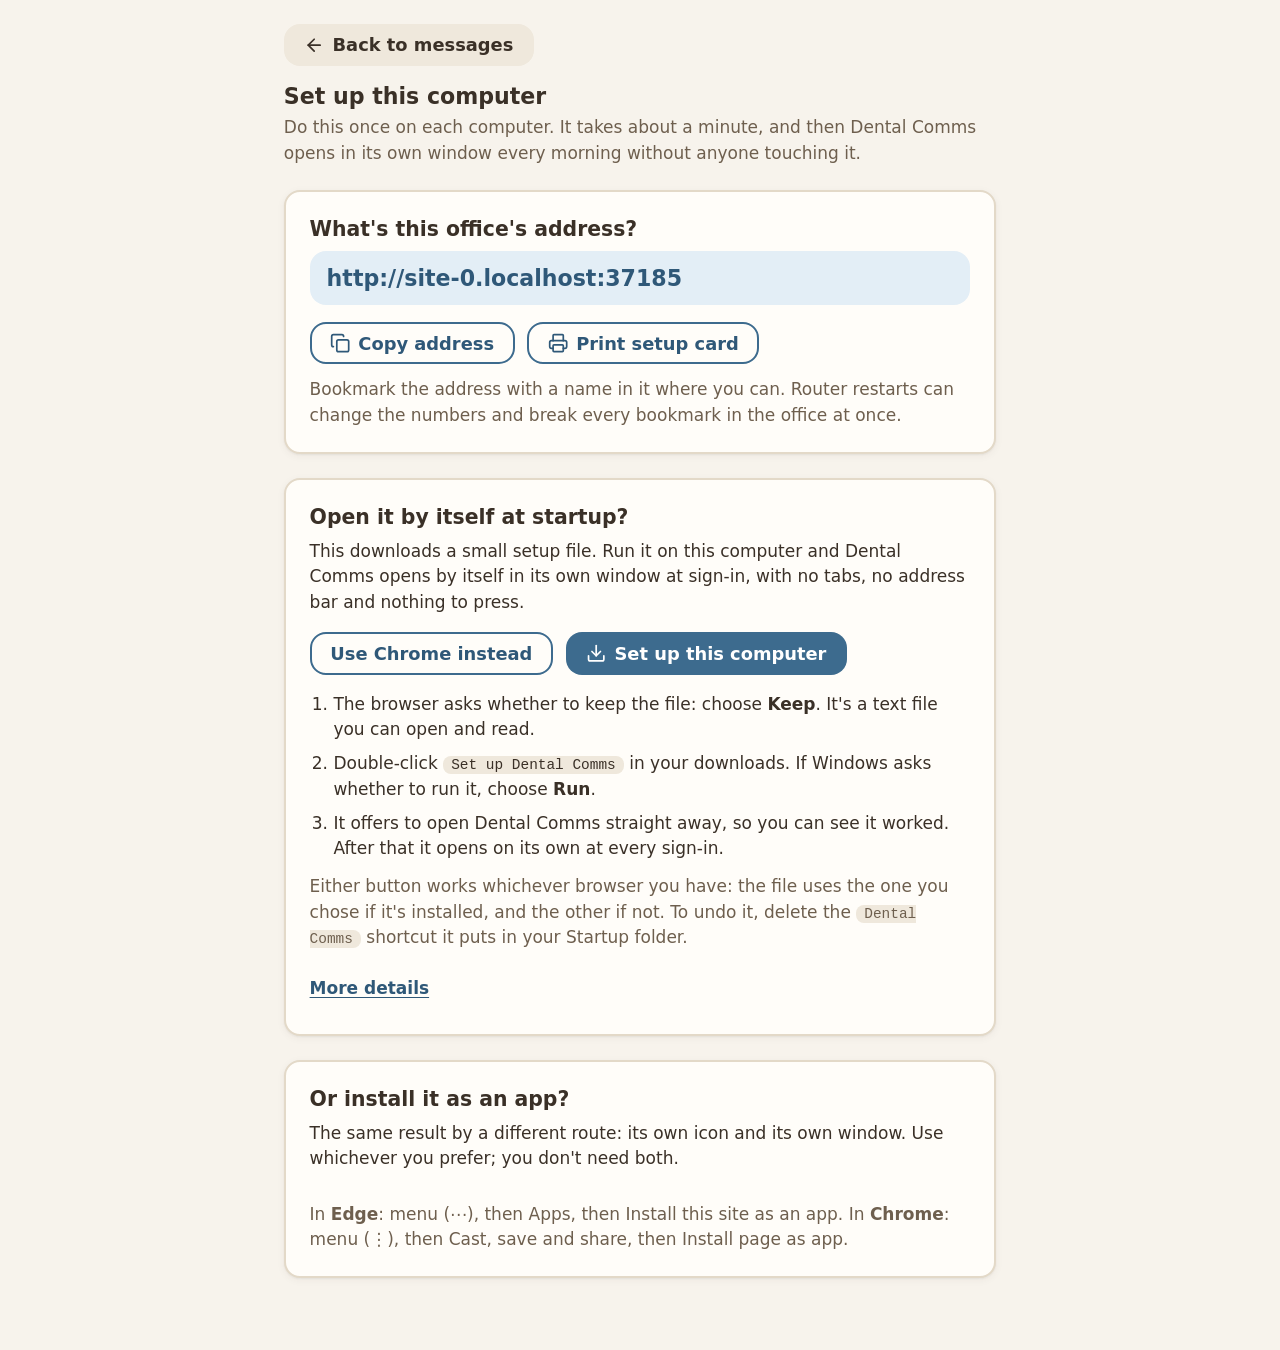
<file: public/setup.html>
<!DOCTYPE html>
<html lang="en">
<head>
<meta charset="utf-8">
<meta name="viewport" content="width=device-width, initial-scale=1">
<title>Set up this computer — Dental Comms</title>
<meta name="theme-color" content="#fffdf9">
<link rel="stylesheet" href="sme/tokens.css">
<link rel="stylesheet" href="sme/components.css">
<link rel="stylesheet" href="style.css">
<link rel="icon" type="image/png" sizes="192x192" href="icon-192.png">
<style>
  #main { max-width: 760px; padding-bottom: var(--space-7); }
  .back { margin-bottom: var(--space-4); }
  h1 + .lede { margin-bottom: var(--space-5); }
  .card {
    background: var(--surface-raised); border: 2px solid var(--line);
    border-radius: var(--radius-md); box-shadow: var(--shadow-soft);
    padding: var(--space-5); margin-bottom: var(--space-5);
  }
  .card h2 { font: 700 1.2rem/1.3 var(--font-sans); margin-bottom: var(--space-2); }
  .card p + p { margin-top: var(--space-2); }
  .addr {
    padding: var(--space-3) var(--space-4); border-radius: var(--radius-md);
    background: var(--sky-100); color: var(--primary-ink);
    font: 700 1.3rem/1.3 var(--font-sans); overflow-wrap: anywhere;
  }
  .actions { display: flex; flex-wrap: wrap; gap: var(--space-3); margin-top: var(--space-4); }
  .card .hint { margin-top: var(--space-3); }
  ol { margin: var(--space-4) 0 0; padding-left: var(--space-5); }
  ol li { margin-bottom: var(--space-2); }
  code {
    background: var(--surface-sunken); border-radius: var(--radius-sm); padding: 1px 8px;
    font: .85rem/1.4 Consolas, ui-monospace, monospace;
  }
  .card .sme-banner { margin-top: var(--space-4); }
  details { margin-top: var(--space-4); }
  summary {
    display: inline-flex; align-items: center; min-height: var(--target-min);
    color: var(--primary-ink); font-weight: 600; cursor: pointer;
    text-decoration: underline; text-underline-offset: 3px;
  }
  details p { color: var(--ink-muted); }
  .done {
    display: flex; gap: var(--space-3); align-items: flex-start;
    margin-top: var(--space-4); padding: var(--space-3) var(--space-4);
    background: var(--success-tint); border-radius: var(--radius-md);
  }
  .done .dc-icon { color: var(--success); margin-top: 2px; }
</style>
</head>
<body>
<main id="main">

  <a class="sme-btn sme-btn--quiet back" href="/"><span data-icon="back"></span>Back to messages</a>
  <h1 class="title">Set up this computer</h1>
  <p class="lede">Do this once on each computer. It takes about a minute, and then Dental
    Comms opens in its own window every morning without anyone touching it.</p>

  <section class="card">
    <h2>What's this office's address?</h2>
    <div class="addr" id="addr">…</div>
    <div class="actions">
      <button class="sme-btn sme-btn--secondary" id="copy"><span data-icon="copy"></span><span id="copy-text">Copy address</span></button>
      <a class="sme-btn sme-btn--secondary" href="/card"><span data-icon="printer"></span>Print setup card</a>
    </div>
    <p class="hint">Bookmark the address with a name in it where you can. Router restarts
      can change the numbers and break every bookmark in the office at once.</p>
  </section>

  <section class="card">
    <h2>Open it by itself at startup?</h2>
    <p>This downloads a small setup file. Run it on this computer and Dental Comms opens by
      itself in its own window at sign-in, with no tabs, no address bar and nothing to press.</p>
    <div class="actions">
      <a class="sme-btn sme-btn--secondary" id="dl-chrome" href="/setup/shortcut?chrome">Use Chrome instead</a>
      <a class="sme-btn sme-btn--primary" id="dl-edge" href="/setup/shortcut"><span data-icon="download"></span>Set up this computer</a>
    </div>
    <div id="dlerror" class="sme-banner sme-banner--danger" role="alert" hidden>
      <span data-icon="problem"></span><span id="dlerror-text"></span>
    </div>
    <ol>
      <li>The browser asks whether to keep the file: choose <strong>Keep</strong>. It's a
        text file you can open and read.</li>
      <li>Double-click <code>Set up Dental Comms</code> in your downloads. If Windows asks
        whether to run it, choose <strong>Run</strong>.</li>
      <li>It offers to open Dental Comms straight away, so you can see it worked. After that
        it opens on its own at every sign-in.</li>
    </ol>
    <p class="hint">Either button works whichever browser you have: the file uses the one you
      chose if it's installed, and the other if not. To undo it, delete the
      <code>Dental Comms</code> shortcut it puts in your Startup folder.</p>
    <details>
      <summary>More details</summary>
      <p>Why a setup file rather than the shortcut itself: browsers refuse to save Windows
        shortcuts and rename them to <code>.download</code>, so the shortcut has to be made on
        this computer. And why not the <strong>Pop out</strong> button: browsers only open a
        window when a person clicks something, so that button can never work by itself at
        startup. The shortcut asks the browser directly, so nobody has to press anything.</p>
    </details>
  </section>

  <section class="card" id="install-card">
    <h2>Or install it as an app?</h2>
    <p>The same result by a different route: its own icon and its own window. Use whichever
      you prefer; you don't need both.</p>
    <div class="actions">
      <button class="sme-btn sme-btn--secondary" id="install" hidden><span data-icon="download"></span>Install Dental Comms</button>
    </div>
    <p id="install-manual" class="hint">In <strong>Edge</strong>: menu (⋯), then Apps, then
      Install this site as an app. In <strong>Chrome</strong>: menu (⋮), then Cast, save and
      share, then Install page as app.</p>
    <div id="installed" class="done" hidden>
      <span data-icon="check"></span>
      <span>Dental Comms is installed on this computer. Its icon opens it in its own window.
        Put a copy of that icon in the <code>shell:startup</code> folder and it opens at
        sign-in too.</span>
    </div>
  </section>

</main>

<script src="icons.js"></script>
<script>
  const addr = location.origin;
  document.getElementById('addr').textContent = addr;

  document.getElementById('copy').onclick = async () => {
    const label = document.getElementById('copy-text');
    try {
      await navigator.clipboard.writeText(addr);
      label.textContent = 'Copied ✓';
      setTimeout(() => (label.textContent = 'Copy address'), 1800);
    } catch { label.textContent = 'Select the address above and copy it'; }
  };

  // Ask for the setup file once before letting the download start, so that a
  // server which has gone away says so here rather than handing over a file
  // that turns out to be an error page. Which browser is installed is the
  // script's question to answer, on the computer it runs on, not this one's.
  for (const id of ['dl-edge', 'dl-chrome']) {
    document.getElementById(id).addEventListener('click', async (ev) => {
      const url = ev.currentTarget.getAttribute('href');
      const res = await fetch(url).catch(() => null);
      if (res && res.ok) return;   // let the normal download proceed
      ev.preventDefault();
      document.getElementById('dlerror-text').textContent = res
        ? await res.text()
        : 'The setup file couldn\'t be made: the main Dental Comms computer didn\'t answer.';
      document.getElementById('dlerror').hidden = false;
    });
  }

  // Chrome and Edge fire this when the app is installable. Having a real
  // button is far better than asking anyone to find a menu item.
  let deferred = null;
  window.addEventListener('beforeinstallprompt', (e) => {
    e.preventDefault();
    deferred = e;
    document.getElementById('install').hidden = false;
    document.getElementById('install-manual').hidden = true;
  });
  document.getElementById('install').onclick = async () => {
    if (!deferred) return;
    deferred.prompt();
    await deferred.userChoice;
    deferred = null;
    document.getElementById('install').hidden = true;
  };
  window.addEventListener('appinstalled', () => {
    document.getElementById('installed').hidden = false;
    document.getElementById('install').hidden = true;
    document.getElementById('install-manual').hidden = true;
  });
  if (matchMedia('(display-mode: standalone)').matches) {
    document.getElementById('installed').hidden = false;
    document.getElementById('install-manual').hidden = true;
  }

  if ('serviceWorker' in navigator) navigator.serviceWorker.register('/sw.js');
</script>
</body>
</html>
</file>
<file: public/sme/tokens.css>
/* SMEdevelop design tokens for Dental Comms.
   Copied from the SMEdevelop design system's tokens.json (version 2).
   Change the design system first, then copy the values here. */
:root {
  --surface: #f7f3ec;
  --surface-raised: #fffdf9;
  --surface-sunken: #efe8dc;
  --surface-hover: #e6dccb;
  --line: #e3d9c8;
  --line-strong: #9a8a74;
  --ink: #3a3027;
  --ink-muted: #6e5f4e;
  --sky-100: #e3eef6;
  --sky-300: #b9d3e6;
  --sand-100: #f1e6d8;
  --sand-300: #dcc6a8;
  --clay: #a0704a;
  --clay-ink: #7a5235;
  --primary: #3d6b8e;
  --primary-hover: #335c7b;
  --on-primary: #ffffff;
  --primary-tint: #e3eef6;
  --primary-ink: #2f5878;
  --focus-ring: #3d6b8e;
  --success: #4f7a52;
  --on-success: #ffffff;
  --success-tint: #e5efe2;
  --warning: #c98a2b;
  --warning-tint: #faf0d9;
  --warning-ink: #8a5a12;
  --danger: #b4483a;
  --on-danger: #ffffff;
  --danger-tint: #f8e5e0;
  --danger-ink: #a03f32;
  --overlay: rgba(58, 48, 39, 0.40);
  --msg-red: #b4483a;
  --msg-green: #4f7a52;
  --msg-blue: #3d6b8e;
  --msg-ochre: #9a6a2e;
  --msg-plum: #7a5a7e;
  --msg-spruce: #3f7a74;
  --msg-walnut: #6f5a48;
  --font-sans: "Segoe UI", system-ui, -apple-system, Roboto, "Helvetica Neue", Arial, sans-serif;
  --space-1: 4px;
  --space-2: 8px;
  --space-3: 12px;
  --space-4: 16px;
  --space-5: 24px;
  --space-6: 32px;
  --space-7: 48px;
  --radius-sm: 8px;
  --radius-md: 16px;
  --radius-lg: 24px;
  --radius-pill: 999px;
  --target-min: 48px;
  --target-big: 64px;
  --tile-min: 220px;
  --shadow-soft: 0 1px 2px rgba(58, 48, 39, 0.06), 0 2px 8px rgba(58, 48, 39, 0.05);
  --shadow-hover: 0 4px 16px rgba(61, 107, 142, 0.16);
  --shadow-bar: 0 -6px 24px rgba(58, 48, 39, 0.08);
  --shadow-sheet: 0 16px 48px rgba(58, 48, 39, 0.20);
}
</file>
<file: public/sme/components.css>
/* SMEdevelop components (sme-), copied unchanged from the SMEdevelop design
   system's components/bundle.css, without its preview-only body rule.
   Every value comes from tokens.css. */
.sme-row { display: flex; flex-wrap: wrap; gap: var(--space-3); align-items: center; }
.sme-stack { display: flex; flex-direction: column; gap: var(--space-3); }
.sme-grid { display: grid; grid-template-columns: repeat(auto-fill, minmax(200px, 1fr)); gap: var(--space-4); }

/* ---------- focus: one ring everywhere ---------- */
.sme-btn:focus-visible, .sme-msg:focus-visible, .sme-tile:focus-visible, .sme-pill:focus-visible,
.sme-field input:focus-visible, .sme-toast button:focus-visible {
  outline: 3px solid var(--focus-ring); outline-offset: 2px;
}

/* ---------- Button ---------- */
.sme-btn {
  display: inline-flex; align-items: center; justify-content: center; gap: var(--space-2);
  min-height: var(--target-min); padding: 0 var(--space-5);
  font: 600 18px/24px var(--font-sans);
  border: 2px solid transparent; border-radius: var(--radius-md);
  cursor: pointer; transition: transform .06s, background-color .12s, border-color .12s;
}
.sme-btn svg { width: 22px; height: 22px; flex: none; stroke: currentColor; fill: none; stroke-width: 2; stroke-linecap: round; stroke-linejoin: round; }
.sme-btn:active { transform: scale(.97); }
.sme-btn--primary { background: var(--primary); color: var(--on-primary); }
.sme-btn--primary:hover { background: var(--primary-hover); }
.sme-btn--secondary { background: var(--surface-raised); color: var(--primary-ink); border-color: var(--primary); }
.sme-btn--secondary:hover { background: var(--primary-tint); }
.sme-btn--quiet { background: var(--surface-sunken); color: var(--ink); }
.sme-btn--quiet:hover { background: var(--surface-hover); }
.sme-btn--success { background: var(--success); color: var(--on-success); }
.sme-btn--danger { background: var(--danger-tint); color: var(--danger-ink); }
.sme-btn--danger:hover { background: var(--danger); color: var(--on-danger); }
.sme-btn--big { display: flex; width: 100%; min-height: var(--target-big); font-size: 20px; line-height: 26px; font-weight: 700; }
.sme-btn[disabled] { background: var(--surface-sunken); color: var(--ink-muted); border-color: transparent; cursor: not-allowed; transform: none; }

/* ---------- MessageButton (colour tiles: Comms presets, Macros deck keys) ---------- */
.sme-msg {
  position: relative; display: flex; flex-direction: column; align-items: center; justify-content: center; gap: var(--space-2);
  min-height: 112px; padding: var(--space-5) var(--space-4);
  border: none; border-radius: var(--radius-md);
  color: #ffffff; font: 700 22px/28px var(--font-sans); text-align: center;
  cursor: pointer; transition: transform .06s, filter .12s;
}
.sme-msg:hover { filter: brightness(1.08); }
.sme-msg:active { transform: scale(.96); }
.sme-msg svg { width: 36px; height: 36px; stroke: currentColor; fill: none; stroke-width: 2; stroke-linecap: round; stroke-linejoin: round; }
.sme-msg .sme-key { position: absolute; top: var(--space-2); left: var(--space-2); padding: 0 var(--space-2); border-radius: var(--radius-sm); background: rgba(255, 255, 255, .22); font: 700 13px/22px var(--font-sans); }
.sme-msg .sme-urgent { position: absolute; top: var(--space-2); right: var(--space-2); padding: 0 var(--space-2); border-radius: var(--radius-pill); background: #ffffff; color: var(--danger-ink); font: 800 12px/22px var(--font-sans); letter-spacing: .04em; }
.sme-msg--red { background: var(--msg-red); }
.sme-msg--green { background: var(--msg-green); }
.sme-msg--blue { background: var(--msg-blue); }
.sme-msg--ochre { background: var(--msg-ochre); }
.sme-msg--plum { background: var(--msg-plum); }
.sme-msg--spruce { background: var(--msg-spruce); }
.sme-msg--walnut { background: var(--msg-walnut); }
.sme-msg--empty { background: transparent; border: 2px dashed var(--line-strong); color: var(--ink-muted); font-weight: 600; font-size: 17px; }

/* ---------- RoomTile (pick-a-room, selectable) ---------- */
.sme-tile {
  position: relative; display: block; width: 100%;
  padding: var(--space-6) var(--space-4); text-align: center;
  background: var(--surface-raised); color: var(--ink);
  border: 2px solid var(--line); border-radius: var(--radius-md); box-shadow: var(--shadow-soft);
  font: 700 24px/30px var(--font-sans); cursor: pointer;
  transition: transform .06s, border-color .12s, box-shadow .12s;
}
.sme-tile:hover { border-color: var(--primary); box-shadow: var(--shadow-hover); }
.sme-tile:active { transform: scale(.97); }
.sme-tile .sme-sub { display: block; margin-top: 6px; font: 600 15px/20px var(--font-sans); color: var(--ink-muted); }
.sme-tile .sme-check { position: absolute; top: 10px; left: 12px; width: 26px; height: 26px; border-radius: 50%; border: 2px solid var(--line-strong); background: var(--surface-raised); box-sizing: border-box; }
.sme-tile.is-selected { border-color: var(--primary); background: var(--primary-tint); box-shadow: var(--shadow-hover); }
.sme-tile.is-selected .sme-check { border-color: var(--primary); background: var(--primary); }
.sme-tile.is-selected .sme-check::after { content: "✓"; position: absolute; inset: 0; display: flex; align-items: center; justify-content: center; color: var(--on-primary); font-size: 16px; font-weight: 900; }
.sme-tile.is-everyone { background: var(--sand-100); border-color: var(--sand-300); }
.sme-tile.is-away { border-style: dashed; color: var(--ink-muted); }
.sme-tile.is-away .sme-sub { color: var(--warning-ink); font-weight: 700; }

/* ---------- Pill ---------- */
.sme-pill {
  display: inline-flex; align-items: center; gap: var(--space-2);
  min-height: var(--target-min); padding: 0 18px; box-sizing: border-box;
  border-radius: var(--radius-pill); border: 2px solid var(--line-strong);
  background: var(--surface-raised); color: var(--ink);
  font: 700 16px/20px var(--font-sans); text-decoration: none; cursor: pointer;
}
.sme-pill:hover { border-color: var(--primary); color: var(--primary-ink); }
.sme-pill--active { border-color: var(--primary); background: var(--primary-tint); color: var(--primary-ink); }
.sme-pill svg { width: 18px; height: 18px; stroke: currentColor; fill: none; stroke-width: 2; stroke-linecap: round; stroke-linejoin: round; }

/* ---------- TextField ---------- */
.sme-field { display: flex; flex-direction: column; gap: 6px; max-width: 420px; }
.sme-field label { font: 600 15px/20px var(--font-sans); color: var(--ink); }
.sme-field input {
  min-height: var(--target-min); padding: 0 var(--space-4); box-sizing: border-box;
  font: 400 17px/26px var(--font-sans); color: var(--ink); background: var(--surface-raised);
  border: 2px solid var(--line-strong); border-radius: var(--radius-md);
}
.sme-field input::placeholder { color: var(--ink-muted); }
.sme-field input:focus { border-color: var(--primary); }
.sme-field .sme-hint { font: 400 15px/20px var(--font-sans); color: var(--ink-muted); }
.sme-field.is-error input { border-color: var(--danger); }
.sme-field.is-error .sme-hint { color: var(--danger-ink); font-weight: 600; }

/* ---------- AlertSheet (incoming message) ---------- */
.sme-alert {
  max-width: 520px; margin: 0 auto; padding: var(--space-6); box-sizing: border-box; text-align: center;
  background: var(--surface-raised); border-radius: var(--radius-lg); box-shadow: var(--shadow-sheet);
  border-top: 12px solid var(--alert-color, var(--primary));
}
.sme-alert .sme-from { font: 400 19px/26px var(--font-sans); color: var(--ink-muted); }
.sme-alert .sme-what { margin: 14px 0 6px; font: 800 44px/50px var(--font-sans); color: var(--ink); }
.sme-alert .sme-note { font: 400 21px/28px var(--font-sans); }
.sme-alert .sme-btn { margin-top: var(--space-5); }

/* ---------- Banner ---------- */
.sme-banner {
  display: flex; align-items: center; gap: var(--space-3);
  padding: var(--space-3) var(--space-4); border-radius: var(--radius-md);
  font: 700 17px/24px var(--font-sans); border: 2px solid transparent;
}
.sme-banner svg { width: 22px; height: 22px; flex: none; stroke: currentColor; fill: none; stroke-width: 2; stroke-linecap: round; stroke-linejoin: round; }
.sme-banner--danger { background: var(--danger-tint); border-color: var(--danger); color: var(--ink); }
.sme-banner--danger svg { color: var(--danger-ink); }
.sme-banner--warning { background: var(--warning-tint); border-color: var(--warning); color: var(--ink); }
.sme-banner--warning svg { color: var(--warning-ink); }
.sme-banner--info { background: var(--primary-tint); color: var(--ink); }
.sme-banner--info svg { color: var(--primary-ink); }

/* ---------- Toast ---------- */
.sme-toast {
  display: inline-flex; align-items: center; gap: var(--space-3);
  padding: var(--space-3) var(--space-5); border-radius: var(--radius-pill);
  background: var(--msg-walnut); color: #ffffff; box-shadow: var(--shadow-sheet);
  font: 600 17px/24px var(--font-sans);
}
.sme-toast--success { background: var(--success); color: var(--on-success); }
.sme-toast button { min-height: 36px; padding: 0 14px; border: 2px solid currentColor; border-radius: var(--radius-pill); background: transparent; color: inherit; font: 700 15px/20px var(--font-sans); cursor: pointer; }

/* ---------- StepBadge ---------- */
.sme-step { display: inline-block; padding: 4px 12px; border-radius: var(--radius-pill); background: var(--primary-tint); color: var(--primary-ink); font: 700 13px/18px var(--font-sans); letter-spacing: .04em; text-transform: uppercase; }
</file>
<file: public/style.css>
/* Dental Comms page layout. Colours, type sizes, spacing, corners and the
   controls themselves come from the SMEdevelop design system in
   sme/tokens.css and sme/components.css; this file only arranges them. */
* { box-sizing: border-box; margin: 0; padding: 0; }

body {
  font: 400 17px/26px var(--font-sans);
  background: var(--surface);
  color: var(--ink);
  min-height: 100vh;
}

[hidden] { display: none !important; }

/* ---------- sizes ----------
   The same sizes as Dental Comms 0.9.4, in rem, and the rem itself follows
   the window: 17px text on a wide screen, easing down to 14px in a narrow
   pop-out, so a small window shows small type rather than cramped big type.
   The design system's components are sized in px; these override them. */
html { font-size: clamp(14px, 12px + 0.45vw, 17px); }
:root {
  --space-1: .25rem; --space-2: .5rem; --space-3: .75rem; --space-4: 1rem;
  --space-5: 1.4rem; --space-6: 2rem; --space-7: 2.8rem;
  --target-min: 2.5rem; --target-big: 3.5rem; --tile-min: 13.5rem;
}
body { font: 400 1rem/1.5 var(--font-sans); }
.title { font-size: 1.3rem; line-height: 1.25; }
.sheet .title { font-size: 1.6rem; }
.dc-icon { width: 1.2rem; height: 1.2rem; }
.sme-pill .dc-icon { width: 1.05rem; height: 1.05rem; }

.sme-btn { font-size: 1.05rem; line-height: 1.3; padding: 0 1.1rem; gap: .45rem; }
.sme-btn svg { width: 1.2rem; height: 1.2rem; }
.sme-btn--big { font-size: 1.25rem; line-height: 1.3; }
.sme-pill { font-size: 1rem; line-height: 1.2; padding: 0 1rem; gap: .4rem; }
.sme-pill svg { width: 1.05rem; height: 1.05rem; }

.sme-tile { font-size: 1.5rem; line-height: 1.25; padding: 1.75rem 1rem; }
.sme-tile .sme-sub { font-size: .85rem; line-height: 1.3; margin-top: .35rem; }
.sme-tile .sme-check { width: 1.5rem; height: 1.5rem; top: .6rem; left: .7rem; }
.sme-tile.is-selected .sme-check::after { font-size: .95rem; }
.sme-tile .sme-tile-icon { width: 1.75rem; height: 1.75rem; }

.sme-msg { font-size: 1.3rem; line-height: 1.25; min-height: 0; padding: 1.5rem 1rem; }
.sme-msg .sme-urgent { font-size: .7rem; line-height: 1.3rem; }

.sme-banner { font-size: 1rem; line-height: 1.4; padding: .6rem .9rem; }
.sme-banner svg { width: 1.2rem; height: 1.2rem; }
.sme-toast { font-size: 1.05rem; line-height: 1.4; padding: .7rem 1.3rem; }
.sme-toast button { min-height: 2rem; font-size: .9rem; }
.sme-step { font-size: .8rem; line-height: 1.4; padding: .2rem .7rem; }

.sme-field label, .sme-field .sme-hint { font-size: .9rem; line-height: 1.3; }
.sme-field input { font-size: 1.05rem; }

.sme-alert .sme-from { font-size: 1.2rem; line-height: 1.4; }
.sme-alert .sme-what { font-size: 2.6rem; line-height: 1.15; margin: 1rem 0 .4rem; }
.sme-alert .sme-note { font-size: 1.4rem; line-height: 1.35; }


.title { font-weight: 700; color: var(--ink); }
.lede { color: var(--ink-muted); margin-top: var(--space-1); }
.hint { color: var(--ink-muted); }
.lede:empty, .hint:empty { display: none; }
.sr-only {
  position: absolute; width: 1px; height: 1px; overflow: hidden;
  clip: rect(0 0 0 0); white-space: nowrap;
}

/* Line icons: 2px stroke, round ends, in the text colour. */
.dc-icon {
  flex: none;
  stroke: currentColor; fill: none; stroke-width: 2;
  stroke-linecap: round; stroke-linejoin: round;
}

a.sme-btn, a.sme-pill { text-decoration: none; }

button:focus-visible, a:focus-visible, input:focus-visible {
  outline: 3px solid var(--focus-ring); outline-offset: 2px;
}

/* ---------- top bar ---------- */
#topbar {
  display: flex; align-items: center; justify-content: space-between;
  gap: var(--space-3); flex-wrap: wrap;
  padding: var(--space-3) var(--space-5);
  background: var(--surface-raised);
  border-bottom: 2px solid var(--line);
}
.pills { display: flex; gap: var(--space-3); flex-wrap: wrap; }

/* ---------- banners ---------- */
#banners {
  position: sticky; top: 0; z-index: 45;
  display: flex; flex-direction: column; gap: var(--space-2);
  max-width: 1050px; margin: 0 auto; padding: 0 var(--space-5);
}
#banners:has(> :not([hidden])) { padding-top: var(--space-4); }
.banner-close { margin-left: auto; flex: none; white-space: nowrap; min-height: 2.1rem; padding: 0 var(--space-4); font-size: .95rem; }

/* ---------- main ---------- */
#main { max-width: 1050px; margin: 0 auto; padding: var(--space-5) var(--space-5) 160px; }
#grid-title { margin-bottom: var(--space-5); }

.grid {
  display: grid;
  grid-template-columns: repeat(auto-fill, minmax(var(--tile-min), 1fr));
  gap: var(--space-4);
}
.sme-tile .sme-tile-icon {
  display: block; margin: 0 auto var(--space-2); color: var(--clay-ink);
}

/* Something already waiting in that room: a slow pulse, and its words. */
.sme-tile .busy-dot {
  position: absolute; top: .7rem; right: .7rem;
  width: .85rem; height: .85rem; border-radius: 50%;
  animation: pulse 1.8s ease-in-out infinite;
}
@keyframes pulse { 0%, 100% { opacity: 1; } 50% { opacity: .4; } }

/* ---------- recent ---------- */
#recent-panel { margin-top: var(--space-7); }
#recent-toggle .dc-icon { transition: transform .12s; }
#recent-toggle[aria-expanded="true"] .dc-icon { transform: rotate(180deg); }
#recent-list { list-style: none; margin-top: var(--space-3); display: grid; gap: var(--space-2); }
#recent-list li {
  display: flex; justify-content: space-between; gap: var(--space-3);
  padding: var(--space-3) var(--space-4);
  background: var(--surface-raised);
  border: 2px solid var(--line); border-radius: var(--radius-sm);
}
#recent-list .t { font: 600 .9rem/1.3 var(--font-sans); color: var(--ink-muted); white-space: nowrap; align-self: center; }

/* ---------- sheets ---------- */
.overlay {
  position: fixed; inset: 0; z-index: 50;
  background: var(--overlay);
  display: flex; align-items: center; justify-content: center;
  padding: var(--space-4);
}
.sheet {
  position: relative;
  width: 100%; max-width: 760px; max-height: 92vh; overflow-y: auto;
  padding: var(--space-6);
  background: var(--surface-raised);
  border-radius: var(--radius-lg);
  box-shadow: var(--shadow-sheet);
}
.sheet .sme-step { margin-bottom: var(--space-3); }
.sheet .title { padding-right: 56px; }
.sheet .hint { margin-top: var(--space-2); }
.sheet .grid { margin-top: var(--space-5); }
.sheet .grid:empty { display: none; }
.close-x {
  position: absolute; top: var(--space-4); right: var(--space-4);
  width: 2.6rem; height: 2.6rem; border-radius: 50%; border: none;
  display: flex; align-items: center; justify-content: center;
  background: var(--surface-sunken); color: var(--ink); cursor: pointer;
}
.close-x:hover { background: var(--surface-hover); }

/* The main action is last: on the right, or at the bottom when narrow. */
.sheet-actions {
  display: flex; flex-wrap: wrap; justify-content: flex-end; gap: var(--space-3);
  margin-top: var(--space-5);
}
.sheet-actions:empty { display: none; }
.sheet-actions .sme-btn { min-height: var(--target-big); flex: 1 1 200px; }

/* ---------- compose ---------- */
.msg-grid {
  display: grid; gap: var(--space-4); margin-top: var(--space-5);
  grid-template-columns: repeat(auto-fill, minmax(11rem, 1fr));
}
.note-row { margin-top: var(--space-5); }
.note-row .sme-field { max-width: none; }

/* ---------- incoming alert ---------- */
#alert .sme-alert { width: 100%; }
#alert-label:empty { display: none; }
#alert-more { margin-top: var(--space-3); }

/* ---------- action bar ---------- */
#send-bar {
  position: fixed; left: 0; right: 0; bottom: 0; z-index: 40;
  display: flex; gap: var(--space-3); justify-content: center;
  padding: var(--space-4) var(--space-5);
  background: var(--surface-raised);
  box-shadow: var(--shadow-bar);
}
#send-bar .sme-btn { min-height: var(--target-big); }
#send-bar-btn { flex: 1; max-width: 640px; font-size: 1.35rem; font-weight: 700; }

/* ---------- toast ---------- */
#toast {
  position: fixed; left: 50%; bottom: 1.5rem; transform: translateX(-50%);
  z-index: 60; max-width: calc(100vw - 32px);
}
/* Above the send bar while it is showing. */
body:has(#send-bar:not([hidden])) #toast { bottom: 6rem; }
#toast button { flex: none; }

/* ---------- narrow screens ---------- */
@media (max-width: 600px) {
  .grid { grid-template-columns: repeat(auto-fill, minmax(9rem, 1fr)); gap: .75rem; }
  .sme-tile { font-size: 1.15rem; padding: 2.4rem .6rem 1.2rem; }
  .sme-msg { font-size: 1.1rem; padding: 1rem .75rem; }
  .sme-alert .sme-what { font-size: 1.8rem; }
}
/* Very narrow, like a pop-out in a corner: one compact row per room. */
@media (max-width: 480px) {
  #topbar { padding: .6rem .75rem; }
  #topbar .title { font-size: 1.05rem; }
  #main, #banners { padding-left: .75rem; padding-right: .75rem; }
  .grid { grid-template-columns: 1fr; gap: .6rem; }
  .sme-tile { font-size: 1.1rem; padding: .9rem 2.4rem .9rem 3rem; text-align: left; }
  .sme-tile .sme-check { top: 50%; transform: translateY(-50%); width: 1.3rem; height: 1.3rem; }
  .sme-tile .sme-sub { margin-top: .1rem; }
  .sme-tile .sme-tile-icon { display: none; }
  #setup-grid .sme-tile { padding: .9rem .75rem; text-align: center; }
  .pills { gap: .4rem; }
  .sme-pill { font-size: .9rem; padding: 0 .7rem; min-height: 2.2rem; }
  #popout-btn { display: none; } /* already a small window at this size */
  .sheet { padding: 1.4rem 1rem; }
  #send-bar { padding: .6rem .75rem; }
  #send-bar .sme-btn { min-height: 3rem; }
  #send-bar-btn { font-size: 1.05rem; }
  .sheet-actions { flex-direction: column-reverse; }
  .sheet-actions .sme-btn { flex: none; width: 100%; min-height: 3rem; }
  .sme-alert .sme-what { font-size: 1.5rem; }
  .note-row .sme-field { gap: .3rem; }
}

/* ---------------------------------------------------------------- flash
   The optional screen flash for an arriving message, for a station whose
   tablet is muted or whose room is too noisy for the chime.

   Above every other layer and pointer-events: none throughout, so it tints
   the screen without ever sitting between a finger and the "Got it" button.

   The rate is deliberate. Anything faster than three flashes a second is the
   threshold associated with photosensitive seizures, so this runs at two a
   second and stops on its own after three - visible from across a room,
   without strobing at anyone. */
#flash {
  position: fixed;
  inset: 0;
  z-index: 90;
  pointer-events: none;
  opacity: 0;
  background: var(--flash-color, var(--primary));
}
#flash.on { animation: df-flash .5s ease-in-out 3; }

@keyframes df-flash {
  0%, 100% { opacity: 0; }
  50%      { opacity: .4; }
}

/* Anyone who has asked their device for less motion gets a single steady
   tint instead of a repeating flash: still unmistakable, nothing blinking. */
@media (prefers-reduced-motion: reduce) {
  #flash.on { animation: df-flash-steady 1.2s ease-in-out 1; }
  @keyframes df-flash-steady {
    0%, 100% { opacity: 0; }
    20%, 80% { opacity: .3; }
  }
}
</file>
